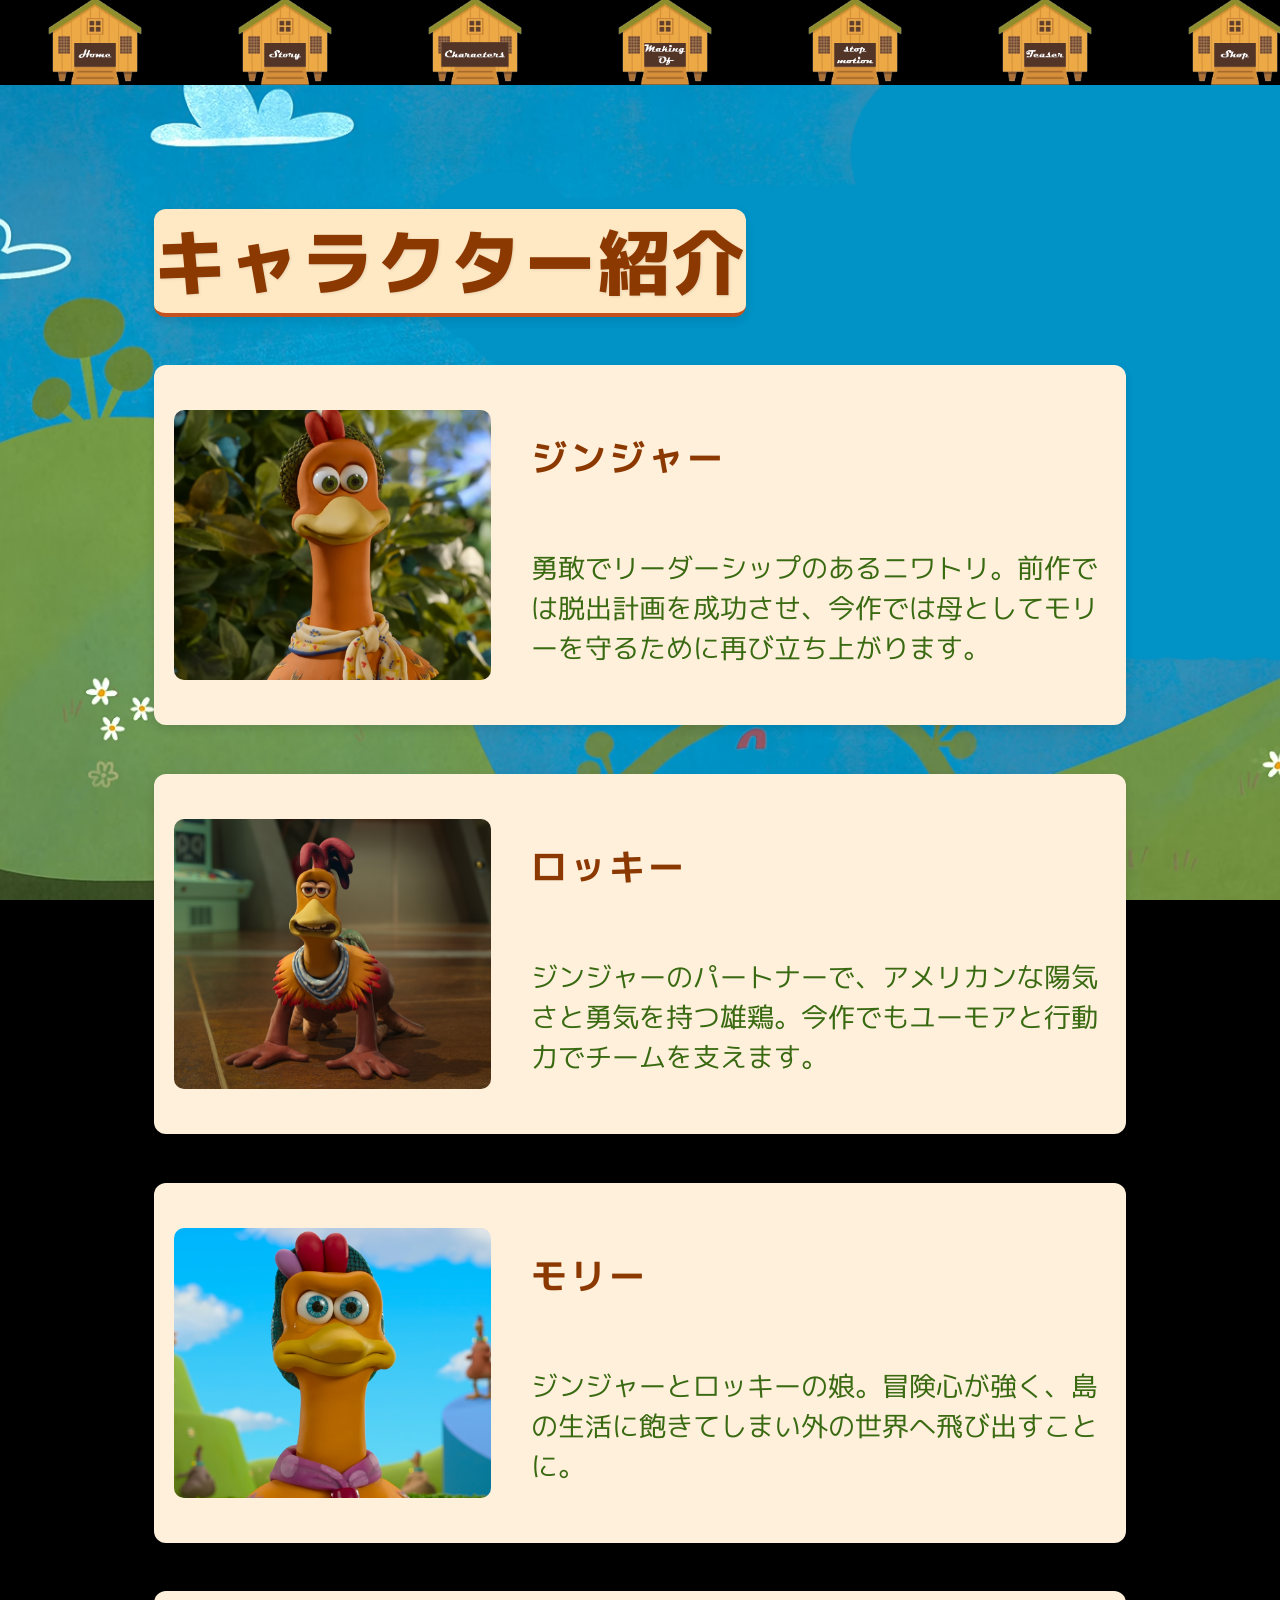
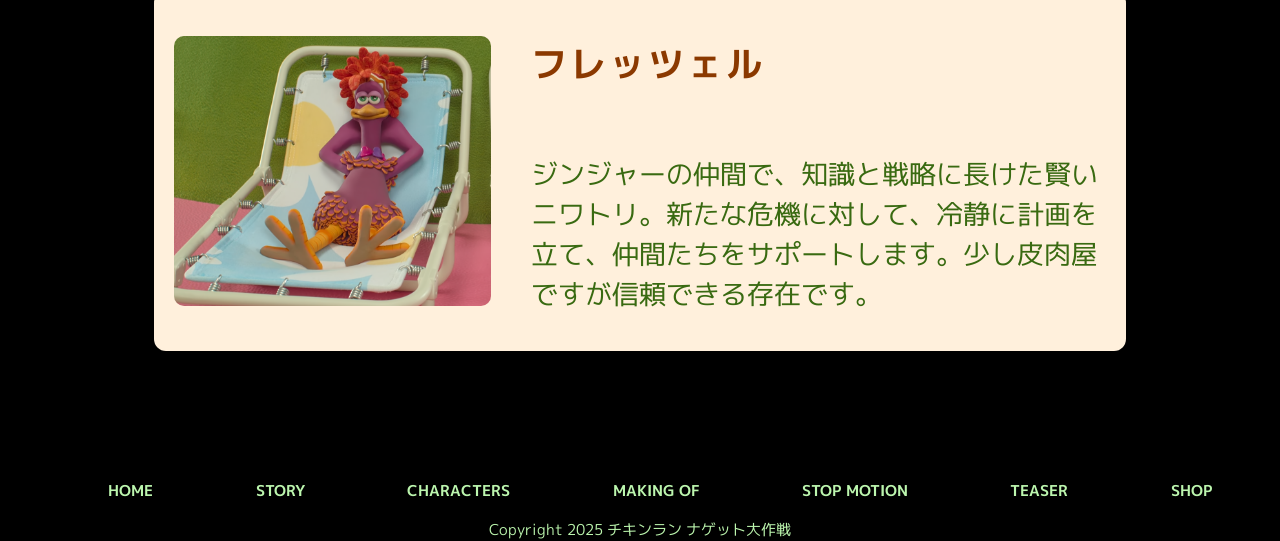
<file: Characters.html>
<!DOCTYPE html>
<html lang="ja">

<head>
    <meta charset="utf-8">
    <meta name="description" content="チキンラン ナゲット大作戦">
    <meta name="keywords" content="チキンラン ドーン・オブ・ザ・ナゲット,チキンラン ナゲット大作戦,映画,ロードショウ">
    <title>チキンラン ドーン・オブ・ザ・ナゲット</title>
    <link rel="stylesheet" href="css/normalize.css">
    <link rel="stylesheet" href="css/style.css">
</head>

<body class="character-page">

    <!-- ヘッダー -->
  <header class="header">
        <div class="header-wrapper">
            <div class="header-logo">
                <h1><a href="index.html"><img src="images/logoduFilm.png" alt="チキンラン ナゲット大作戦のロゴ"></a></h1>
            </div>
            <!-- メインナビゲーション -->
            <nav class="navigation-main">
                <ul>
                    <li><a href="index.html"><img src="images/MenuAccueil.png" alt="鶏小屋のメニューのホームページ"></a></li>
                    <li><a href="story.html"><img src="images/StoryBoutonA.png" alt="鶏小屋のメニューのストーリー"></a></li>
                     <li><a href="Characters.html"><img src="images/MenuCharacters.png" alt="鶏小屋のメニューのキャラクタ"></a></li>
                    <li><a href="theMakingOf.html"><img src="images/MakingOf.png" alt="鶏小屋のメニューのメーキングオフ"></a></li>
                    <li><a href="stop-motion.html"><img src="images/stopmotionbouton.png" alt="鶏小屋のメニューのモーションキャプチャ"></a></li>
                    <li><a href="teaser.html"><img src="images/Teaser.png" alt="鶏小屋のメニューのティーザー"></a></li>
                    <li><a href="shop.html"><img src="images/Menushop.png" alt="鶏小屋のメニューのショップ"></a></li>
                    

                </ul>
            </nav>
        </div>
    </header>
<main class="character-main">
        <h2>キャラクター紹介</h2>

        <section class="character-profile">
            <img src="images/Ginger.png" alt="ジンジャー">
            <div class="character-info">
                <h3>ジンジャー</h3>
                <p>勇敢でリーダーシップのあるニワトリ。前作では脱出計画を成功させ、今作では母としてモリーを守るために再び立ち上がります。</p>
            </div>
        </section>

        <section class="character-profile">
            <img src="images/Rocky.png" alt="ロッキー">
            <div class="character-info">
                <h3>ロッキー</h3>
                <p>ジンジャーのパートナーで、アメリカンな陽気さと勇気を持つ雄鶏。今作でもユーモアと行動力でチームを支えます。</p>
            </div>
        </section>

        <section class="character-profile">
            <img src="images/Molly2.png" alt="モリー">
            <div class="character-info">
                <h3>モリー</h3>
                <p>ジンジャーとロッキーの娘。冒険心が強く、島の生活に飽きてしまい外の世界へ飛び出すことに。</p>
            </div>
        </section>

       <section class="character-profile">
            <img src="images/Jezzel2.png" alt="フレッツェル">
            <div class="character-info">
                <h3>フレッツェル</h3>
                <p>ジンジャーの仲間で、知識と戦略に長けた賢いニワトリ。新たな危機に対して、冷静に計画を立て、仲間たちをサポートします。少し皮肉屋ですが信頼できる存在です。</p>
            </div>
        </section>
    </main>

        <!-- フッター -->
    <footer class="footer">
        <nav class="footer-navigation">
            <ul>
                <li><a href="index.html">HOME</a></li>
                <li><a href="story.html">STORY</a></li>
                <li><a href="Characters.html">CHARACTERS</a></li>
                <li><a href="theMakingOf.html">MAKING OF</a></li>
                <li><a href="stop-motion.html">STOP MOTION</a></li>
                <li><a href="teaser.html">TEASER</a></li>
                <li><a href="shop.html">SHOP</a></li>
                
            </ul>
        </nav>
        <div>
            <small class="footer-copyright"> Copyright 2025 チキンラン ナゲット大作戦</small>
        </div>
    </footer>


</body>

</html>
</file>
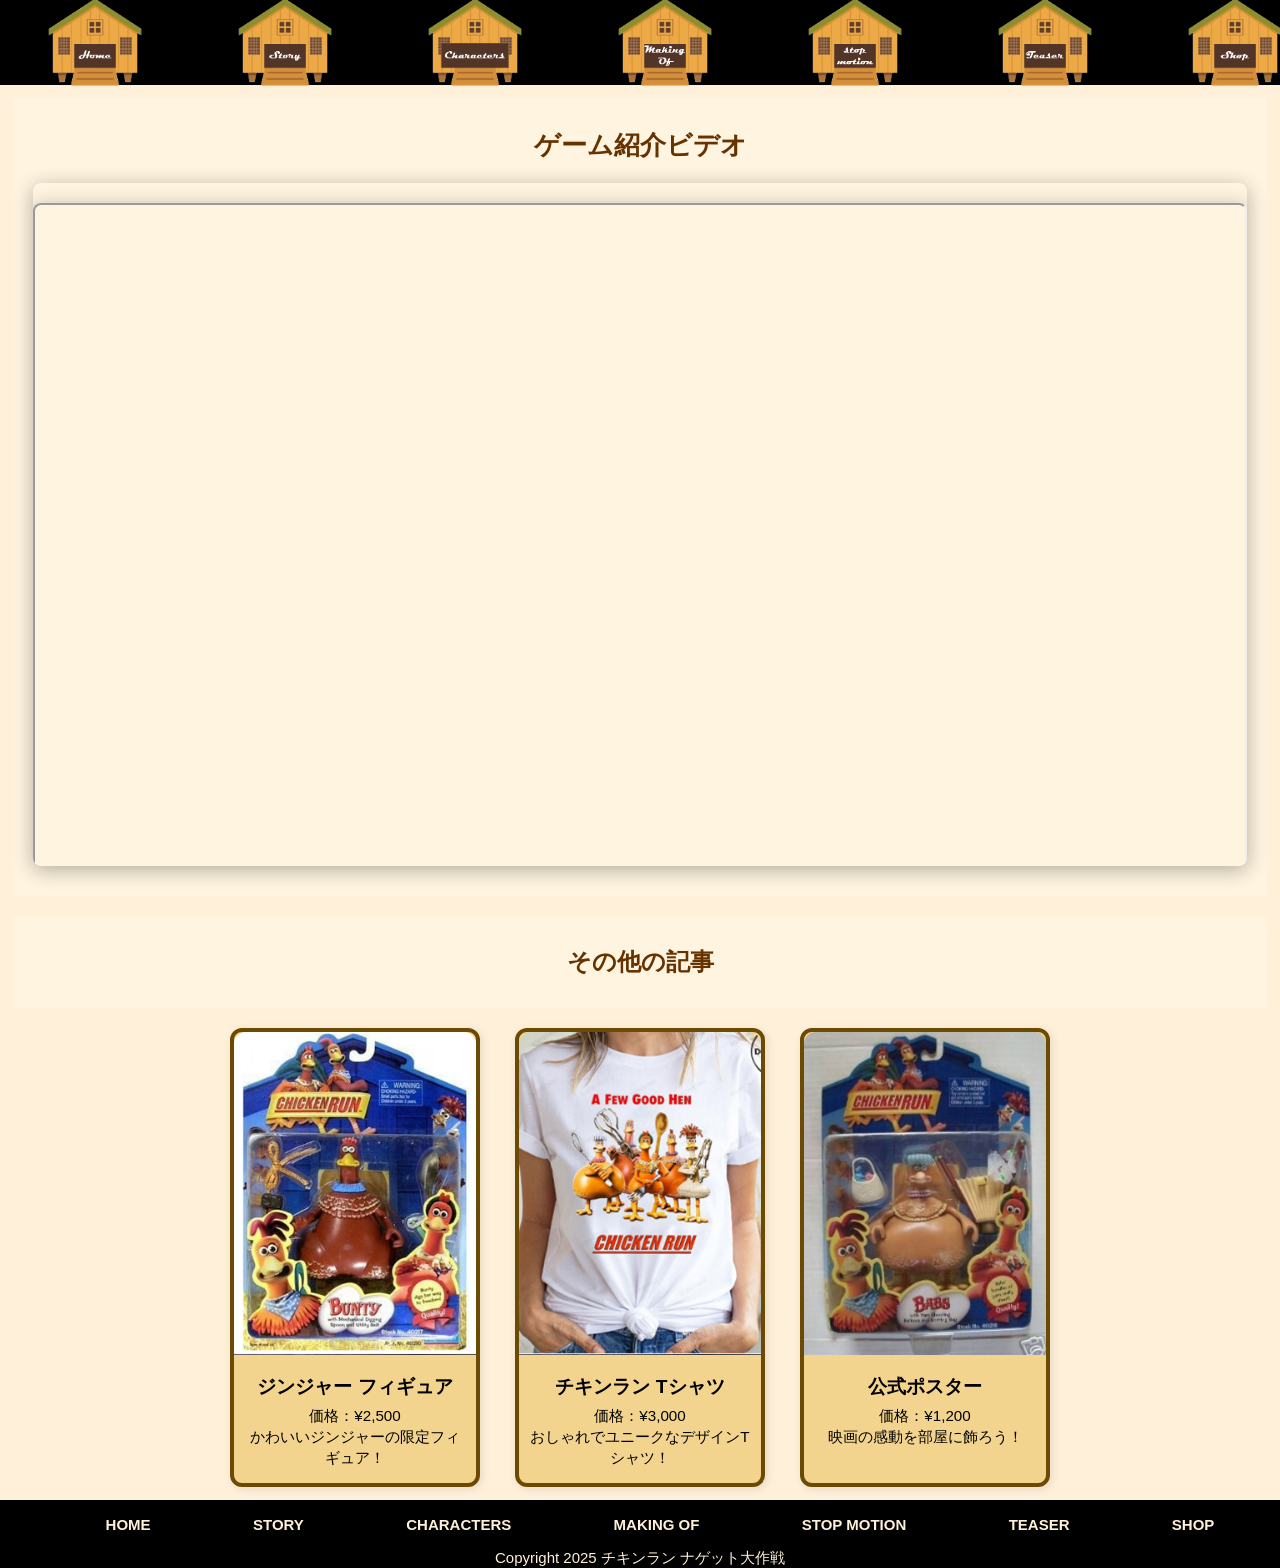
<file: shop.html>
<!DOCTYPE html>
<html lang="ja">

<head>
    <meta charset="utf-8">
    <meta name="description" content="チキンラン ナゲット大作戦">
    <meta name="keywords" content="チキンラン ドーン・オブ・ザ・ナゲット,チキンラン ナゲット大作戦,映画,ロードショウ">
    <title>チキンラン ドーン・オブ・ザ・ナゲット</title>
    <link rel="stylesheet" href="css/normalize.css">
    <link rel="stylesheet" href="css/style.css">
</head>

<body class = shop-body>
  <header class="header">
        <div class="header-wrapper">
            <div class="header-logo">
                <h1><a href="index.html"><img src="images/logoduFilm.png" alt="チキンラン ナゲット大作戦のロゴ"></a></h1>
            </div>
            <!-- メインナビゲーション -->
            <nav class="navigation-main">
                <ul>
                    <li><a href="index.html"><img src="images/MenuAccueil.png" alt="鶏小屋のメニューのホームページ"></a></li>
                    <li><a href="story.html"><img src="images/StoryBoutonA.png" alt="鶏小屋のメニューのストーリー"></a></li>
                     <li><a href="Characters.html"><img src="images/MenuCharacters.png" alt="鶏小屋のメニューのキャラクタ"></a></li>
                    <li><a href="theMakingOf.html"><img src="images/MakingOf.png" alt="鶏小屋のメニューのメーキングオフ"></a></li>
                    <li><a href="stop-motion.html"><img src="images/stopmotionbouton.png" alt="鶏小屋のメニューのモーションキャプチャ"></a></li>
                    <li><a href="teaser.html"><img src="images/Teaser.png" alt="鶏小屋のメニューのティーザー"></a></li>
                    <li><a href="shop.html"><img src="images/Menushop.png" alt="鶏小屋のメニューのショップ"></a></li>
                    

                </ul>
            </nav>
        </div>
    </header>

<main class = shop-main>
     <section class="shop-video-section">
        <h2>ゲーム紹介ビデオ</h2>
        <div class="video-container">
<iframe src="https://www.youtube.com/embed/jgP8GAeL0h0"
        title="Chicken Run ゲーム紹介"
        allowfullscreen>
</iframe>
        </div>
    </section>
    <h2 class="shop-video-section h2" style="color:#663300">その他の記事</h2>
    <section class="shop-product-list">
        <div class="shop-product">
            <img src="images/figurinePoule.png" alt="ジンジャー フィギュア">
            <h3>ジンジャー フィギュア</h3>
            <p>価格：¥2,500<br>かわいいジンジャーの限定フィギュア！</p>
        </div>
        <div class="shop-product">
            <img src="images/Tshirt.png" alt="チキンラン Tシャツ">
            <h3>チキンラン Tシャツ</h3>
            <p>価格：¥3,000<br>おしゃれでユニークなデザインTシャツ！</p>
        </div>
        <div class="shop-product">
            <img src="images/figurineBabette.jpg" alt="映画ポスター">
            <h3>公式ポスター</h3>
            <p>価格：¥1,200<br>映画の感動を部屋に飾ろう！</p>
        </div>
    </section>
</main>

    <footer class="footer">
        <nav class="footer-navigation">
            <ul>
                <li><a href="index.html" style="color: #fff0d9;">HOME</a></li>
                <li><a href="story.html" style="color: #fff0d9;">STORY</a></li>
                <li><a href="Characters.html" style="color: #fff0d9;">CHARACTERS</a></li>
                <li><a href="theMakingOf.html" style="color: #fff0d9;">MAKING OF</a></li>
                <li><a href="stop-motion.html" style="color: #fff0d9;">STOP MOTION</a></li>
                <li><a href="teaser.html" style="color: #fff0d9;">TEASER</a></li>
                <li><a href="shop.html" style="color: #fff0d9;">SHOP</a></li>
                
            </ul>
        </nav>
        <div>
            <small class="footer-copyright" style="color: #fff0d9;"> Copyright 2025 チキンラン ナゲット大作戦</small>
        </div>
    </footer>

</body>
</html>
</file>
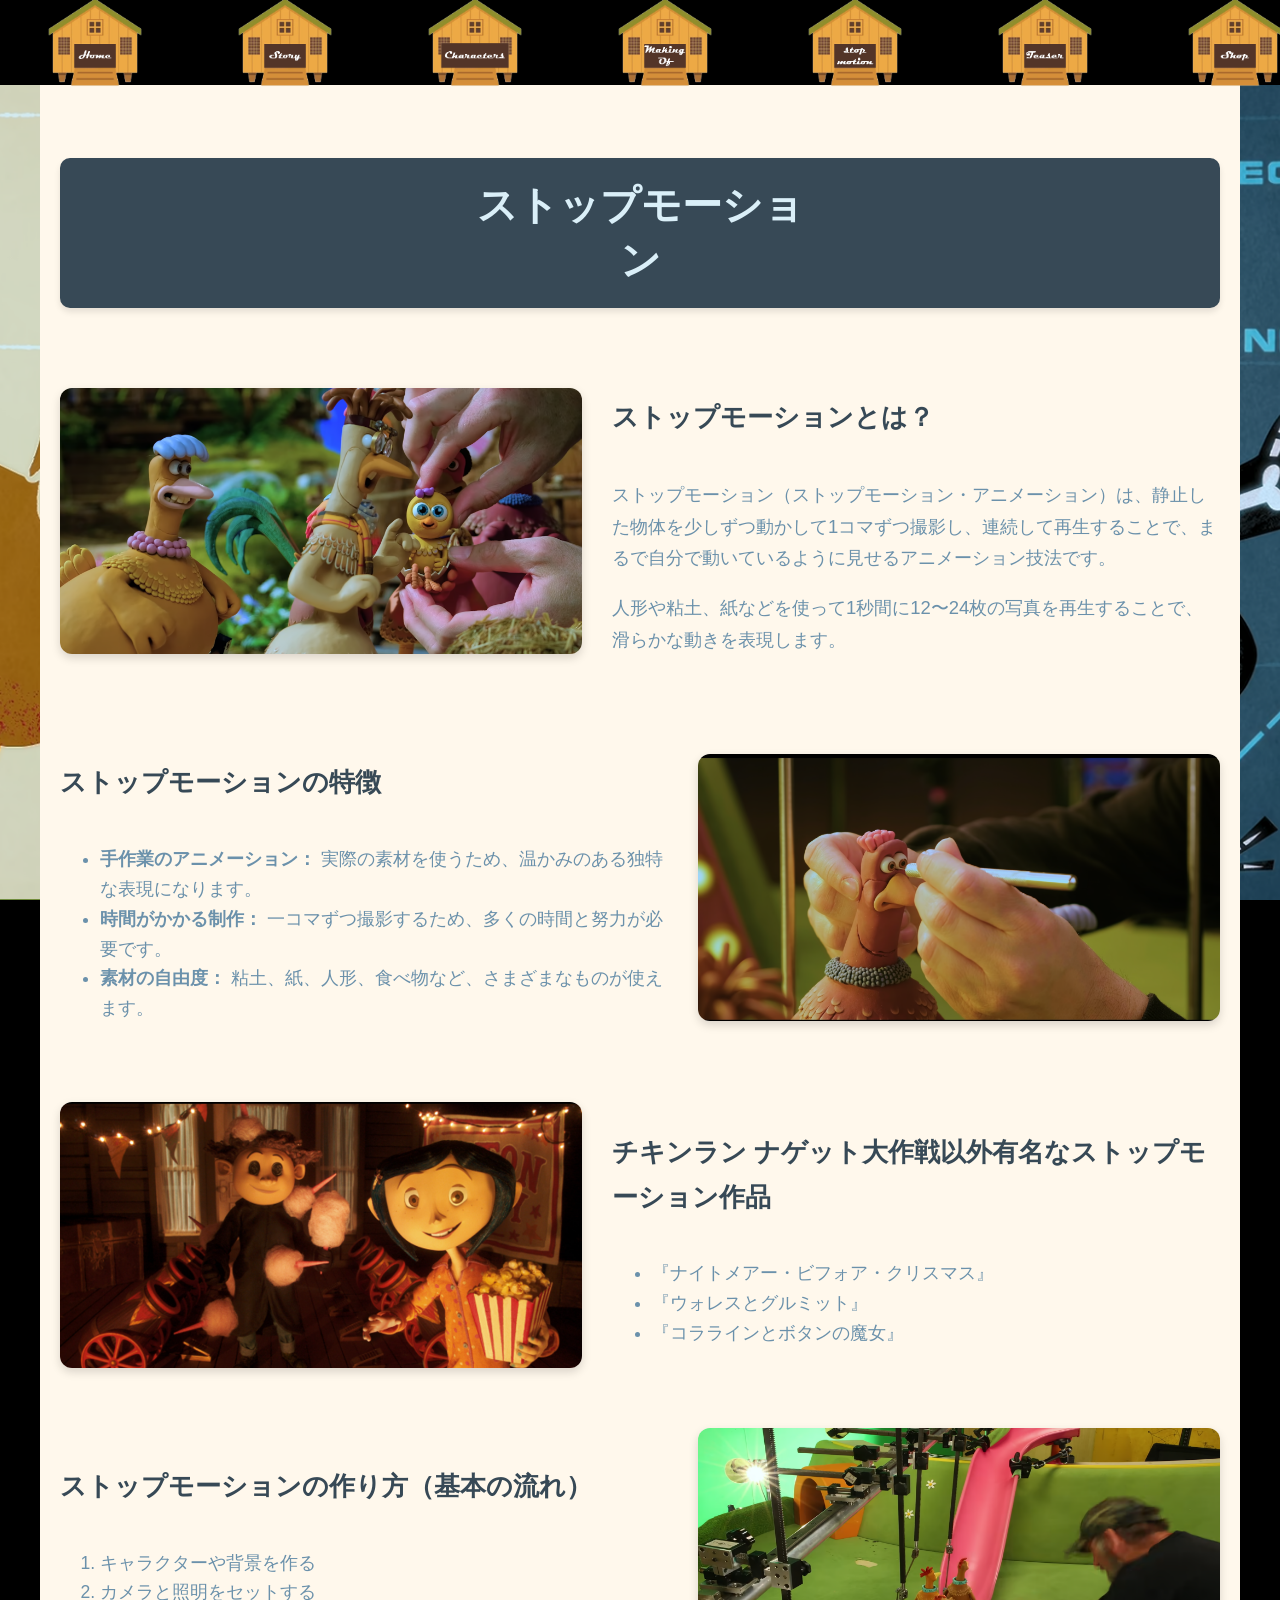
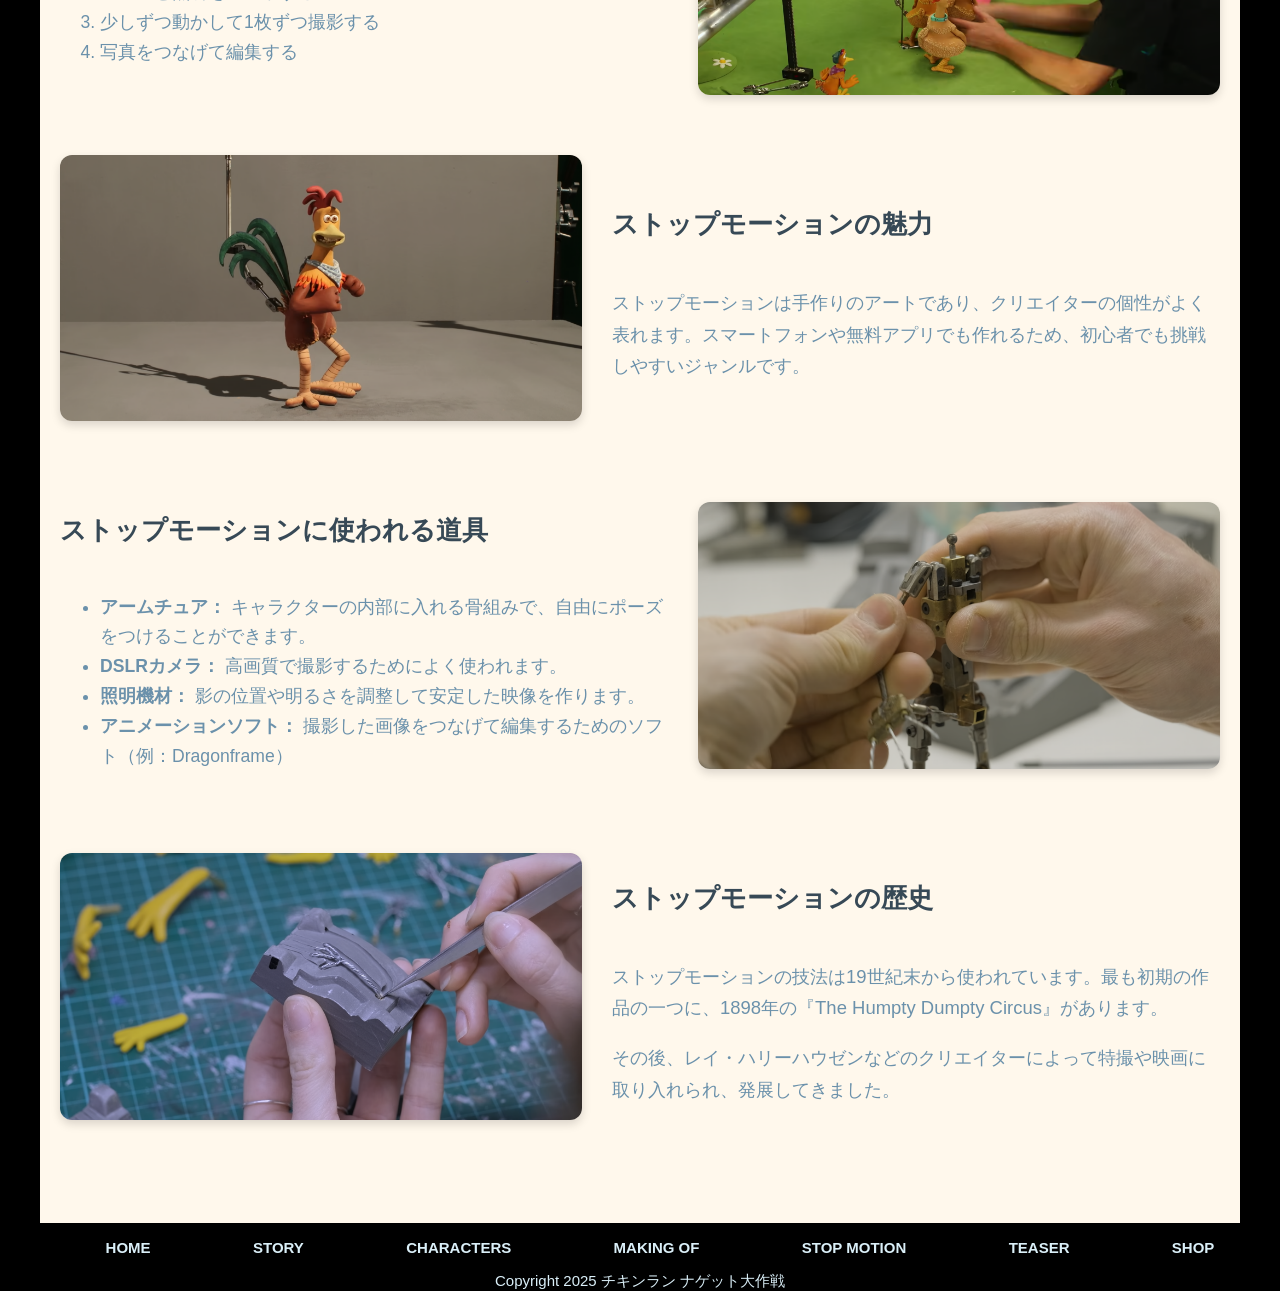
<file: stop-motion.html>
<!DOCTYPE html>
<html lang="ja">

<head>
    <meta charset="utf-8">
    <meta name="description" content="チキンラン ナゲット大作戦">
    <meta name="keywords" content="チキンラン ドーン・オブ・ザ・ナゲット,チキンラン ナゲット大作戦,映画,ロードショウ">
    <title>チキンラン ドーン・オブ・ザ・ナゲット</title>
    <link rel="stylesheet" href="css/normalize.css">
    <link rel="stylesheet" href="css/style.css">
</head>

<body class="stopmotion-page">

    <!-- ヘッダー -->
<header class="header">
        <div class="header-wrapper">
            <div class="header-logo">
                <h1><a href="index.html"><img src="images/logoduFilm.png" alt="チキンラン ナゲット大作戦のロゴ"></a></h1>
            </div>
            <!-- メインナビゲーション -->
            <nav class="navigation-main">
                <ul>
                    <li><a href="index.html"><img src="images/MenuAccueil.png" alt="鶏小屋のメニューのホームページ"></a></li>
                    <li><a href="story.html"><img src="images/StoryBoutonA.png" alt="鶏小屋のメニューのストーリー"></a></li>
                     <li><a href="Characters.html"><img src="images/MenuCharacters.png" alt="鶏小屋のメニューのキャラクタ"></a></li>
                    <li><a href="theMakingOf.html"><img src="images/MakingOf.png" alt="鶏小屋のメニューのメーキングオフ"></a></li>
                    <li><a href="stop-motion.html"><img src="images/stopmotionbouton.png" alt="鶏小屋のメニューのモーションキャプチャ"></a></li>
                    <li><a href="teaser.html"><img src="images/Teaser.png" alt="鶏小屋のメニューのティーザー"></a></li>
                    <li><a href="shop.html"><img src="images/Menushop.png" alt="鶏小屋のメニューのショップ"></a></li>
                    

                </ul>
            </nav>
        </div>
    </header>

  <main class="stopmotion-main">
    <h2>ストップモーション</h2>
       <section class="stopmotion-section">
        <img src="images/Makingof14.png" alt="キャラクターデザイン風景">
          <div class="stopmotion-text">
            <h3>ストップモーションとは？</h3>
            <p>ストップモーション（ストップモーション・アニメーション）は、静止した物体を少しずつ動かして1コマずつ撮影し、連続して再生することで、まるで自分で動いているように見せるアニメーション技法です。</p>
            <p>人形や粘土、紙などを使って1秒間に12〜24枚の写真を再生することで、滑らかな動きを表現します。</p>
         </div>
       </section>

    <section class="stopmotion-section reverse">
    <img src="images/stopMotion17.png" alt="アフレコ収録風景">
    <div class="stopmotion-text">
      <h3>ストップモーションの特徴</h3>
      <ul>
        <li><strong>手作業のアニメーション：</strong> 実際の素材を使うため、温かみのある独特な表現になります。</li>
        <li><strong>時間がかかる制作：</strong> 一コマずつ撮影するため、多くの時間と努力が必要です。</li>
        <li><strong>素材の自由度：</strong> 粘土、紙、人形、食べ物など、さまざまなものが使えます。</li>
      </ul>
      </div>
    </section>

    <section class="stopmotion-section">
    <img src="images/Coraline.png" alt="キャラクターデザイン風景">
    <div class="stopmotion-text">
      <h3>チキンラン ナゲット大作戦以外有名なストップモーション作品</h3>
      <ul>
        <li>『ナイトメアー・ビフォア・クリスマス』</li>
        <li>『ウォレスとグルミット』</li>
        <li>『コララインとボタンの魔女』</li>
      </ul>
      </div>
    </section>

    <section class="stopmotion-section reverse">
    <img src="images/stopMotion8.png" alt="アフレコ収録風景">
    <div class="stopmotion-text">
      <h3>ストップモーションの作り方（基本の流れ）</h3>
      <ol>
        <li>キャラクターや背景を作る</li>
        <li>カメラと照明をセットする</li>
        <li>少しずつ動かして1枚ずつ撮影する</li>
        <li>写真をつなげて編集する</li>
      </ol>
    </div>
    </section>

    <section class="stopmotion-section">
    <img src="images/stopMotion7.png" alt="キャラクターデザイン風景">
    <div class="stopmotion-text">
      <h3>ストップモーションの魅力</h3>
      <p>ストップモーションは手作りのアートであり、クリエイターの個性がよく表れます。スマートフォンや無料アプリでも作れるため、初心者でも挑戦しやすいジャンルです。</p>
    </div>
    </section>

    <section class="stopmotion-section reverse">
  <img src="images/stopMotion24.png" alt="ストップモーションの撮影道具">
  <div class="stopmotion-text">
    <h3>ストップモーションに使われる道具</h3>
    <ul>
      <li><strong>アームチュア：</strong> キャラクターの内部に入れる骨組みで、自由にポーズをつけることができます。</li>
      <li><strong>DSLRカメラ：</strong> 高画質で撮影するためによく使われます。</li>
      <li><strong>照明機材：</strong> 影の位置や明るさを調整して安定した映像を作ります。</li>
      <li><strong>アニメーションソフト：</strong> 撮影した画像をつなげて編集するためのソフト（例：Dragonframe）</li>
    </ul>
  </div>
</section>


   <section class="stopmotion-section">
    <img src="images/stopMotion25.png" alt="キャラクターデザイン風景">
    <div class="stopmotion-text">
    <h3>ストップモーションの歴史</h3>
    <p>ストップモーションの技法は19世紀末から使われています。最も初期の作品の一つに、1898年の『The Humpty Dumpty Circus』があります。</p>
    <p>その後、レイ・ハリーハウゼンなどのクリエイターによって特撮や映画に取り入れられ、発展してきました。</p>
  </div>
    </section>

  </main>
    <footer class="footer">
        <nav class="footer-navigation">
            <ul>
                <li><a href="index.html" style = "color: #daeff8;">HOME</a></li>
                <li><a href="story.html" style = "color: #daeff8;">STORY</a></li>
                <li><a href="Characters.html" style = "color: #daeff8;">CHARACTERS</a></li>
                <li><a href="theMakingOf.html" style = "color: #daeff8;">MAKING OF</a></li>
                <li><a href="stop-motion.html" style = "color: #daeff8;">STOP MOTION</a></li>
                <li><a href="teaser.html" style = "color: #daeff8;">TEASER</a></li>
                <li><a href="shop.html" style = "color: #daeff8;">SHOP</a></li>
                
            </ul>
        </nav>
        <div>
            <small class="footer-copyright" style = "color: #daeff8;"> Copyright 2025 チキンラン ナゲット大作戦</small>
        </div>
    </footer>


</body>

</html>
</file>
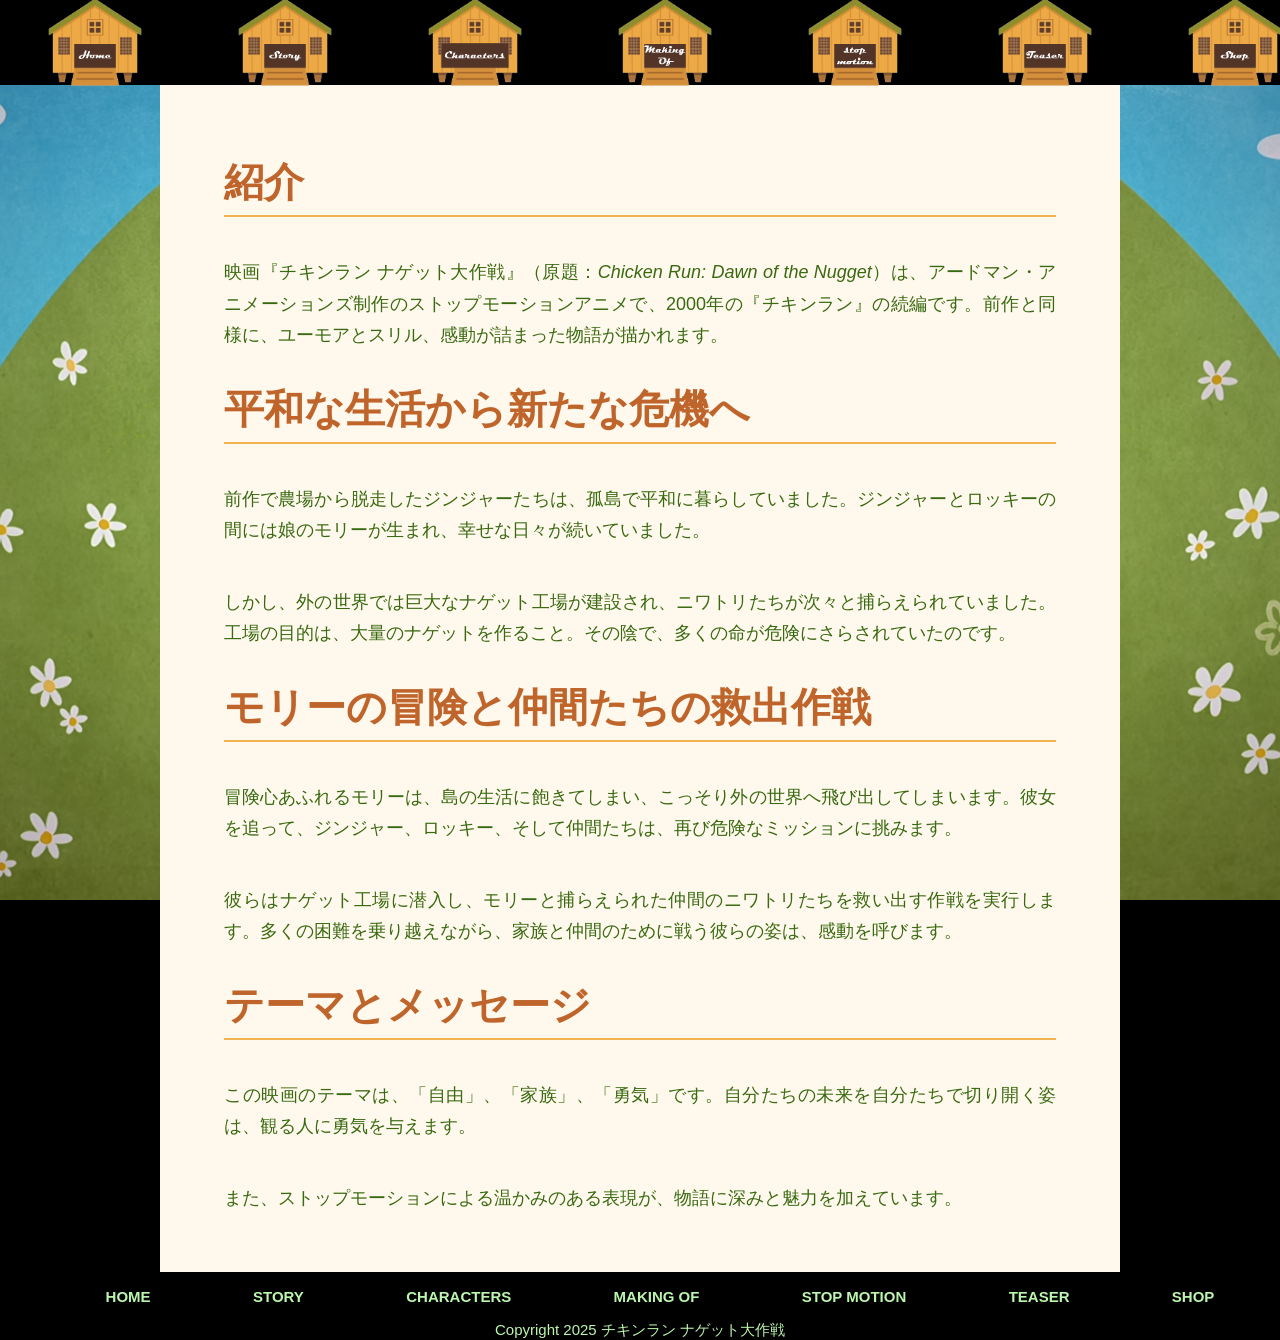
<file: story.html>
<!DOCTYPE html>
<html lang="ja">

<head>
    <meta charset="utf-8">
    <meta name="description" content="チキンラン ナゲット大作戦">
    <meta name="keywords" content="チキンラン ドーン・オブ・ザ・ナゲット,チキンラン ナゲット大作戦,映画,ロードショウ">
    <title>チキンラン ドーン・オブ・ザ・ナゲット</title>
    <link rel="stylesheet" href="css/normalize.css">
    <link rel="stylesheet" href="css/style.css">
</head>

<body class="story-page">

    <!-- ヘッダー -->
  <header class="header">
        <div class="header-wrapper">
            <div class="header-logo">
                <h1><a href="index.html"><img src="images/logoduFilm.png" alt="チキンラン ナゲット大作戦のロゴ"></a></h1>
            </div>
            <!-- メインナビゲーション -->
            <nav class="navigation-main">
                <ul>
                    <li><a href="index.html"><img src="images/MenuAccueil.png" alt="鶏小屋のメニューのホームページ"></a></li>
                    <li><a href="story.html"><img src="images/StoryBoutonA.png" alt="鶏小屋のメニューのストーリー"></a></li>
                     <li><a href="Characters.html"><img src="images/MenuCharacters.png" alt="鶏小屋のメニューのキャラクタ"></a></li>
                    <li><a href="theMakingOf.html"><img src="images/MakingOf.png" alt="鶏小屋のメニューのメーキングオフ"></a></li>
                    <li><a href="stop-motion.html"><img src="images/stopmotionbouton.png" alt="鶏小屋のメニューのモーションキャプチャ"></a></li>
                    <li><a href="teaser.html"><img src="images/Teaser.png" alt="鶏小屋のメニューのティーザー"></a></li>
                    <li><a href="shop.html"><img src="images/Menushop.png" alt="鶏小屋のメニューのショップ"></a></li>
                    

                </ul>
            </nav>
        </div>
    </header>


        <main class="content-wrapper">
        <!-- メインコンテンツ -->
            <div class="content-text-story">
                <section>
                <h2>紹介</h2>
      <p>映画『チキンラン ナゲット大作戦』（原題：<em>Chicken Run: Dawn of the Nugget</em>）は、アードマン・アニメーションズ制作のストップモーションアニメで、2000年の『チキンラン』の続編です。前作と同様に、ユーモアとスリル、感動が詰まった物語が描かれます。</p>
            
    </section>
      <section>
      <h2>平和な生活から新たな危機へ</h2>
      <p>前作で農場から脱走したジンジャーたちは、孤島で平和に暮らしていました。ジンジャーとロッキーの間には娘のモリーが生まれ、幸せな日々が続いていました。</p>
      <p>しかし、外の世界では巨大なナゲット工場が建設され、ニワトリたちが次々と捕らえられていました。工場の目的は、大量のナゲットを作ること。その陰で、多くの命が危険にさらされていたのです。</p>
    </section>

    <section>
      <h2>モリーの冒険と仲間たちの救出作戦</h2>
      <p>冒険心あふれるモリーは、島の生活に飽きてしまい、こっそり外の世界へ飛び出してしまいます。彼女を追って、ジンジャー、ロッキー、そして仲間たちは、再び危険なミッションに挑みます。</p>
      <p>彼らはナゲット工場に潜入し、モリーと捕らえられた仲間のニワトリたちを救い出す作戦を実行します。多くの困難を乗り越えながら、家族と仲間のために戦う彼らの姿は、感動を呼びます。</p>
    </section>

    <section>
      <h2>テーマとメッセージ</h2>
      <p>この映画のテーマは、「自由」、「家族」、「勇気」です。自分たちの未来を自分たちで切り開く姿は、観る人に勇気を与えます。</p>
      <p>また、ストップモーションによる温かみのある表現が、物語に深みと魅力を加えています。</p>
    </section>
            </div>
        </main>

        <!-- フッター -->
    <footer class="footer">
        <nav class="footer-navigation">
            <ul>
                <li><a href="index.html">HOME</a></li>
                <li><a href="story.html">STORY</a></li>
                <li><a href="Characters.html">CHARACTERS</a></li>
                <li><a href="theMakingOf.html">MAKING OF</a></li>
                <li><a href="stop-motion.html">STOP MOTION</a></li>
                <li><a href="teaser.html">TEASER</a></li>
                <li><a href="shop.html">SHOP</a></li>
                
            </ul>
        </nav>
        <div>
            <small class="footer-copyright"> Copyright 2025 チキンラン ナゲット大作戦</small>
        </div>
    </footer>


</body>

</html>
</file>
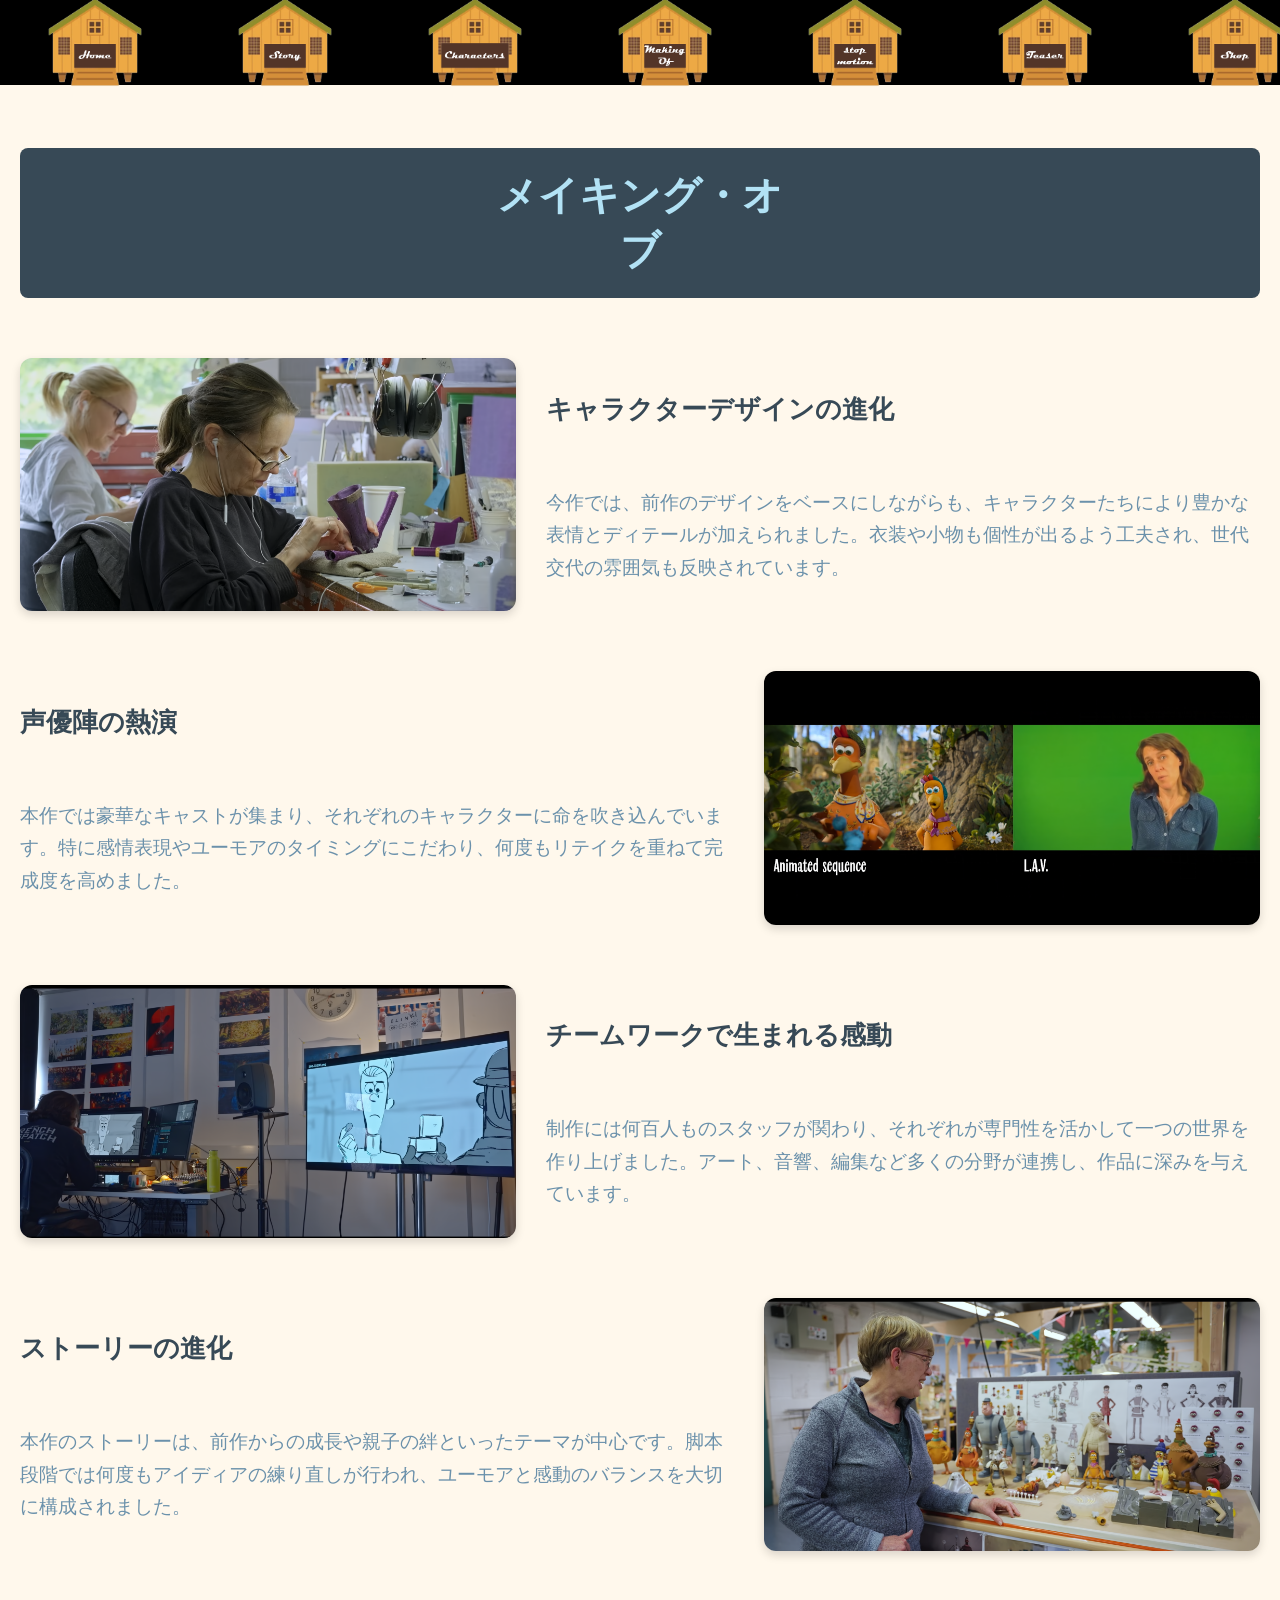
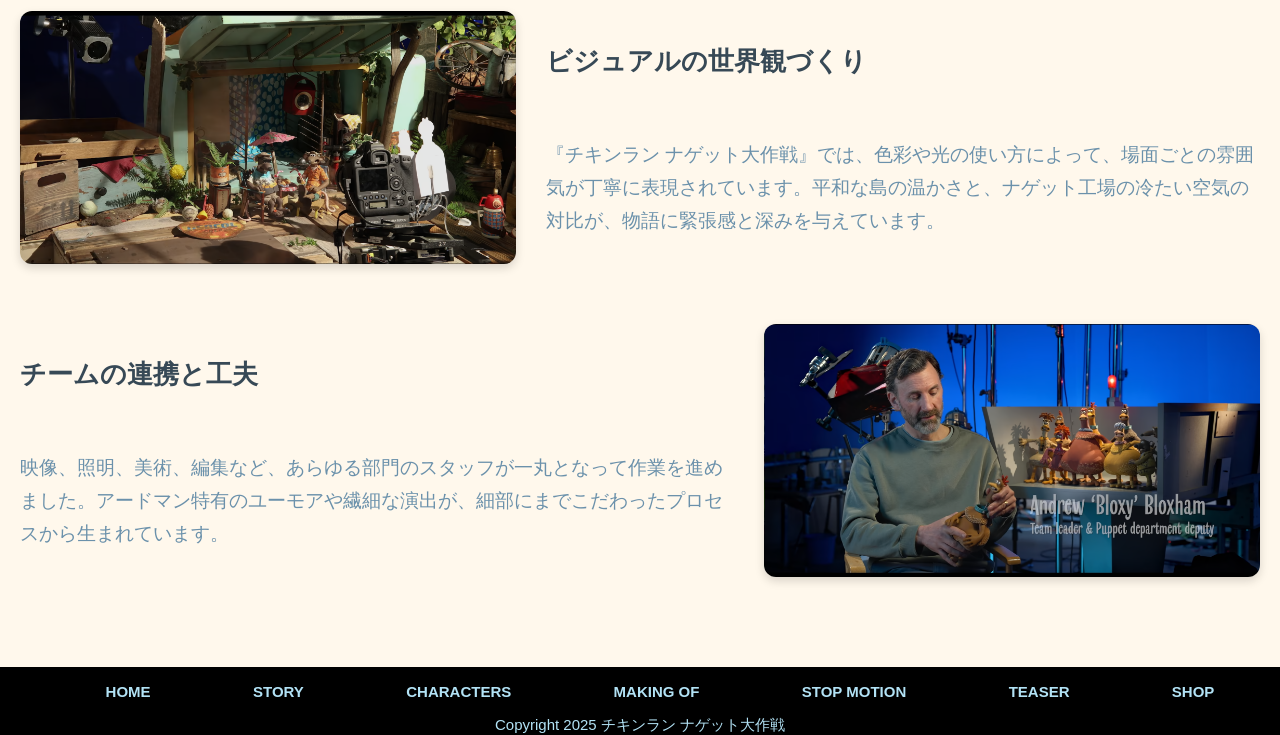
<file: theMakingOf.html>
<!DOCTYPE html>
<html lang="ja">

<head>
    <meta charset="utf-8">
    <meta name="description" content="チキンラン ナゲット大作戦">
    <meta name="keywords" content="チキンラン ドーン・オブ・ザ・ナゲット,チキンラン ナゲット大作戦,映画,ロードショウ">
    <title>チキンラン ドーン・オブ・ザ・ナゲット</title>
    <link rel="stylesheet" href="css/normalize.css">
    <link rel="stylesheet" href="css/style.css">
</head>

<body class="makingof-page">

    <!-- ヘッダー -->
   <header class="header">
        <div class="header-wrapper">
            <div class="header-logo">
                <h1><a href="index.html"><img src="images/logoduFilm.png" alt="チキンラン ナゲット大作戦のロゴ"></a></h1>
            </div>
            <!-- メインナビゲーション -->
            <nav class="navigation-main">
                <ul>
                    <li><a href="index.html"><img src="images/MenuAccueil.png" alt="鶏小屋のメニューのホームページ"></a></li>
                    <li><a href="story.html"><img src="images/StoryBoutonA.png" alt="鶏小屋のメニューのストーリー"></a></li>
                     <li><a href="Characters.html"><img src="images/MenuCharacters.png" alt="鶏小屋のメニューのキャラクタ"></a></li>
                    <li><a href="theMakingOf.html"><img src="images/MakingOf.png" alt="鶏小屋のメニューのメーキングオフ"></a></li>
                    <li><a href="stop-motion.html"><img src="images/stopmotionbouton.png" alt="鶏小屋のメニューのモーションキャプチャ"></a></li>
                    <li><a href="teaser.html"><img src="images/Teaser.png" alt="鶏小屋のメニューのティーザー"></a></li>
                    <li><a href="shop.html"><img src="images/Menushop.png" alt="鶏小屋のメニューのショップ"></a></li>
                    

                </ul>
            </nav>
        </div>
    </header>

<main class="makingof-main">
  <h2>メイキング・オブ</h2>

  <section class="makingof-section">
    <img src="images/Makingof18.png" alt="キャラクターデザイン風景">
    <div class="makingof-text">
      <h3>キャラクターデザインの進化</h3>
      <p>今作では、前作のデザインをベースにしながらも、キャラクターたちにより豊かな表情とディテールが加えられました。衣装や小物も個性が出るよう工夫され、世代交代の雰囲気も反映されています。</p>
    </div>
  </section>

  <section class="makingof-section reverse">
    <img src="images/stopMotion15.png" alt="アフレコ収録風景">
    <div class="makingof-text">
      <h3>声優陣の熱演</h3>
      <p>本作では豪華なキャストが集まり、それぞれのキャラクターに命を吹き込んでいます。特に感情表現やユーモアのタイミングにこだわり、何度もリテイクを重ねて完成度を高めました。</p>
    </div>
  </section>

  <section class="makingof-section">
    <img src="images/stopMotion16.png" alt="制作チームの集合写真">
    <div class="makingof-text">
      <h3>チームワークで生まれる感動</h3>
      <p>制作には何百人ものスタッフが関わり、それぞれが専門性を活かして一つの世界を作り上げました。アート、音響、編集など多くの分野が連携し、作品に深みを与えています。</p>
    </div>
  </section>
  <section class="makingof-section reverse">
    <img src="images/Makingof16.png" alt="脚本や絵コンテの資料">
    <div class="makingof-text">
      <h3>ストーリーの進化</h3>
      <p>本作のストーリーは、前作からの成長や親子の絆といったテーマが中心です。脚本段階では何度もアイディアの練り直しが行われ、ユーモアと感動のバランスを大切に構成されました。</p>
    </div>
  </section>
  <section class="makingof-section">
    <img src="images/Makingof3.png" alt="アートワークと色設計">
    <div class="makingof-text">
      <h3>ビジュアルの世界観づくり</h3>
      <p>『チキンラン ナゲット大作戦』では、色彩や光の使い方によって、場面ごとの雰囲気が丁寧に表現されています。平和な島の温かさと、ナゲット工場の冷たい空気の対比が、物語に緊張感と深みを与えています。</p>
    </div>
  </section>
    <section class="makingof-section reverse">
    <img src="images/stopMotion26.png" alt="制作チームが作業中の様子">
    <div class="makingof-text">
      <h3>チームの連携と工夫</h3>
      <p>映像、照明、美術、編集など、あらゆる部門のスタッフが一丸となって作業を進めました。アードマン特有のユーモアや繊細な演出が、細部にまでこだわったプロセスから生まれています。</p>
    </div>
  </section>
</main>

    <footer class="footer">
        <nav class="footer-navigation">
            <ul>
                <li><a href="index.html" style = "color: #b2e2f5;">HOME</a></li>
                <li><a href="story.html" style = "color: #b2e2f5;">STORY</a></li>
                <li><a href="Characters.html" style = "color: #b2e2f5;">CHARACTERS</a></li>
                <li><a href="theMakingOf.html" style = "color: #b2e2f5;">MAKING OF</a></li>
                <li><a href="stop-motion.html" style = "color: #b2e2f5;">STOP MOTION</a></li>
                <li><a href="teaser.html" style = "color: #b2e2f5;">TEASER</a></li>
                <li><a href="shop.html" style = "color: #b2e2f5;">SHOP</a></li>
                
            </ul>
        </nav>
        <div>
            <small class="footer-copyright" style = "color: #b2e2f5;"> Copyright 2025 チキンラン ナゲット大作戦</small>
        </div>
    </footer>


</body>

</html>
</file>
<file: css/style.css>
@charset "UTF-8";
@import url('https://fonts.googleapis.com/css2?family=M+PLUS+1p:wght@400;700&display=swap');


/* ------- Reset CSS */
 
/********************
共通
************************************************************/
* {
  box-sizing: border-box;
}
body {
  font-family: "游ゴシック体", YuGothic, "游ゴシック Medium", "Yu Gothic Medium",
    "游ゴシック", "Yu Gothic", sans-serif;
    background-position: center center;
    background-repeat: no-repeat;
    background-attachment: fixed;
    background-size: cover;
    background-color: #000000;
    background-image: url(../images/fondPrairie.png);

    
}

/* 共通　ヘッダー・メインナビゲーション */
.header{
  width: 100%;
  background-color: #000;
}
.header-wrapper{
  display: flex;
  justify-content: space-between;
  align-items: center;
  width: 100%;
  min-width: 960px;
  margin: 0 auto;
  height: 85px;
}

.header-logo h1{
  margin-top: 20px;
}
.header-logo img{
  width: 100%;
  height: auto;
}

.navigation-main{
  display: flex;
  gap: 20px;
}
.navigation-main ul{
  display: flex;
  justify-content: space-between;
  list-style-type: none;
  gap: 80px;
}
.navigation-main ul li{
  font-size: 18px;
  font-weight: bold;  
}
.navigation-main ul li a{
  text-decoration: none;
  transition: 0.5s;
  
}
.navigation-main ul li a:hover{
  color: #d1d6c0;
}
.navigation-main img {
  width: 110px;
  height: auto; 
  transition: 0.5s;
}

.navigation-main img:hover{
  opacity: 0.5;
}
/* 共通　フッター */
.footer{
  display: flex;
  flex-direction: column;
  align-items: center;
  justify-content: space-between;
  background-color: #000;
}

.footer-navigation ul{
  display: flex;
  justify-content: center;
}
.footer-navigation ul li{
  margin: 0 4vw;
  font-size: 15px;
  font-weight: bold;
  text-align: center;
}
.footer-navigation ul li a{
  color: #bcf6ae;
  text-decoration: none;
  transition: 0.3s;
}
.footer-navigation ul li a:hover{
  color: #d1d6c0;
}
.footer-copyright{
  color: #bcf6ae;
  text-decoration: none;
  margin: 0 4vw;
  font-size: 15px;
  text-align: center;
}
/********************
index.html
**************************************************/
/* index.html　メインビジュアル */
.main-visual{
  width: 100%;
}
.main-visual img{
  width: 90%;
  display: block;
  margin: 0 auto;
}
 
/* index.html イントロテキスト部分 */
.text-intro{
  width: 78.5%;
  margin: 0 auto;
  padding: 15px;
  background-color: rgba(0, 0, 0, 0.8);
}
.text-intro p{
  color: #d1d6c0;
  font-size: 1.5vw;
  font-weight: bold;
  line-height: 1.75;
}
 
/* index.html バナーエリア */

.feature-area {
  display: grid;
  grid-template-columns: 1fr 1fr 1fr;
  justify-content: center; 
  align-items: stretch;
  margin: 0 auto;
  background-image: url(../images/1920buissons2.png);
  background-repeat: repeat;
  background-position: center bottom; 
  background-size: contain;
}
  

.feature-area-section {
  width: 100%;
}
.feature-area-section h2 {
  margin: 0px;
  font-size: 22px;
  text-align: center;
}
 
.feature-area-section a {
  color: #d97070;
  font-size: 100px; 
  text-decoration:line-through;
  font-style: italic;
  transition: 0.4s;
}
 
.feature-area-section a:hover {
  color: #d1d6c0;
  text-decoration:none;
  font-style:normal;
}

.feature-area-section a img {
  transition: opacity 0.5s;
}
.feature-area-section a:hover img {
  opacity: 0.6;
}
.image-wrapper {
  
  background-size: contain;
  background-repeat: no-repeat;
  background-position: center;
  transition: 0.4s;
  width: 100%;
  aspect-ratio: 16/9; 
}

.image-wrapper.story {
  background-image: url("../images/tetedupouletmauveeffraye2.png");

}

.image-wrapper.story:hover {
  background-image: url("../images/tetedupouletmauvesouriante.png");
  cursor:grab;
}

.image-wrapper.makingOf {
  
  background-image: url("../images/PetiteE.png");
}

.image-wrapper.makingOf:hover {
  
  background-image: url("../images/PetiteS.png");
  cursor:grab;
}

.image-wrapper.stopmotion {
  background-image: url("../images/babetteSurprise.png");
}

.image-wrapper.stopmotion:hover {
  background-image: url("../images/babetteheureuse.png");
  cursor:grab;
}

.image-wrapper.teaser {
background-image: url("../images/LintelloF3.png");
}

.image-wrapper.teaser:hover {
  
  background-image: url("../images/LintelloS3.png");
  cursor:grab;
}


.image-wrapper.shop {
  background-image: url("../images/coqPeureux2.png");
}

.image-wrapper.shop:hover {
  
  background-image: url("../images/coqHeureux2.png");
  cursor:grab;
}

.image-wrapper.derivative_product {
background-image: url("../images/LaChefEffrayee.png");
}

.image-wrapper.derivative_product:hover {
  
  background-image: url("../images/LaChefContente.png");
  cursor:grab;
}
 
/********************
その他のページ
**************************************************/
/* 共通 */
.main-visual-secondpage {
  width: 100%;
  margin-bottom: 40px;
  background-color: rgba(0, 0, 0, 1);
  text-align: center;
}
 

/* STORY page *********************/


.content-wrapper h2 {
  
  font-size: 58px;
  font-weight: bold;
}
 
.content-text-story {
  width: 50%;
}
 
.content-text-story p {
  color: #396a11;
  font-size: 18px;
  margin-top: 40px;
  line-height: 1.75;
  text-align: justify;
}
 
.content-img-story {
  width: 50%;
  margin-top: 140px;
}
 
.content-img-story img {
  width: 100%;
  padding: 40px 10px 20px 40px ;
}



/*/////////////////////*/

body.makingof-page {
  background-image: url(../images/backgroundfun7.png);  
}

.makingof-main {
  max-width: 1300px;
  margin: auto;
  padding: 30px 20px;
  background-color: #fff8ec; 
}
.makingof-main h2 {
  text-align: center;
  font-size: 2.5em;
  color: #b2e2f5;
  margin-bottom: 60px;
  background-color: #374956;
  padding: 20px 37%;
  border-radius: 8px;
  display: inline-block;
}
.makingof-section {
  display: flex;
  align-items: center;
  gap: 30px;
  margin-bottom: 60px;
  flex-wrap: wrap;
}

.makingof-section.reverse {
  flex-direction: row-reverse;
}

.makingof-section img {
  width: 40%;
  border-radius: 12px;
  box-shadow: 0 4px 10px rgba(0,0,0,0.15);
}

.makingof-text {
  flex: 1;
}

.makingof-text h3 {
  font-size: 1.6em;
  color: #374956;
  margin-bottom: 60px;
}


.makingof-text p {
  color: #6b91ab;
  font-size: 1.2em;
  line-height: 1.7;
}
/*//////////////////////////////////////shop/////////////////////////////*/
/* Style global spécifique à la page Shop */
body.shop-body {
    background-color: #fff0d9;
    background-image:none;
}

/* Section principale */
.shop-main {
    padding: 1%;
}

/* Liste de produits */
.shop-product-list {
    display: flex;
    flex-wrap: wrap;
    justify-content: center;
    gap: 35px;
}

/* Carte produit */
.shop-product {
    background-color: #f3d48f;
    border: 4px solid #6b4a04;
    border-radius: 12px;
    width: 250px;
    text-align: center;
    box-shadow: 2px 2px 10px rgba(0, 0, 0, 0.1);
    transition: transform 0.3s ease, box-shadow 0.3s ease;
}

.shop-product:hover {
    transform: scale(1.05);
    box-shadow: 4px 4px 15px rgba(0, 0, 0, 0.2);
}

.shop-product img {
    width: 100%;
    border-radius: 12px 12px 0 0;
}

.shop-product h3 {
    font-size: 1.2em;
    margin: 15px 0 5px;
}

.shop-product p {
    margin: 5px 10px 15px;
    font-size: 0.95em;
    line-height: 1.4em;
}

/* Pied de page */
.shop-video-section {
    text-align: center;
    padding: 30px 20px;
    background-color: #fff4e0;
}

.shop-video-section h2 {
    font-size: 1.6em;
    margin-top: 0px;
    margin-bottom: 20px;
    color: #663300;
    text-align: center;
}

.video-container {
    position: relative; 
    width: 70%;
    margin: 0 auto;
    border-radius: 12px;
    box-shadow: 2px 2px 12px rgba(0,0,0,0.2);
}

.video-container iframe {
    position: absolute;
    top: 0;
    left: 0;
    width: 100%;
    height: 100%;
}

/*/////////Story ma version ////////////////////////*/
/* MAIN VISUAL */
.main-visual-secondpage img {
  width: 100%;
  max-height: 400px;
  object-fit: cover;
}

/* MAIN CONTENT */
.content-wrapper {
  justify-content: space-between;
  width: 960px;
  display: flex;
  flex-wrap: wrap;
  gap: 30px;
  margin: 0 auto;
  padding: 40px 5%;
  background-color: #fff8ec;
}

.content-text-story {
  flex: 2;
  min-width: 300px;
}

.content-text-story h2 {
  color: #bf652b;
  border-bottom: 2px solid #f0b34d;
  padding-bottom: 5px;
  margin-top: 30px;
  font-size: 40px;
  
}

.content-img-story {
  flex: 1;
  min-width: 250px;
  display: flex;
  flex-direction: column;
  gap: 20px;
}

.content-img-story img {
  width: 100%;
  border-radius: 10px;
  box-shadow: 0 4px 8px rgba(0,0,0,0.1);
}

small {
  color: #6b4d2f;
}


body.story-page {
  background-image: url(../images/backgroundbleu3.png);  
}

/*///////Characters///////*/

body.character-page {
  font-family: "M PLUS 1p", sans-serif;
  background-image: url(../images/backg1.png);  
}
.character-main {
  max-width: 90%;
  width: 80%;
  margin: auto;
  padding: 5% 2%;
}
.character-main h2 {

  border-bottom: 4px solid #c4511e;
  background-color: #ffe9c5;
  border-radius: 12px;
  text-align: center;
  font-size: 8vh;
  height: 12vh;
  font-weight: 800;
  color: #8b3900;
  text-shadow: 1px 1px 3px rgba(0,0,0,0.1);
  box-shadow: 0 4px 10px rgba(0,0,0,0.1);
  display: inline-block;
  margin-bottom: 5%;
  letter-spacing: 2px;
}

.character-profile {
 display: flex;
  align-items: center; /* ← ceci centre les éléments verticalement */
  justify-content: flex-start; /* ← ceci aligne à gauche */
  flex-wrap: nowrap; /* ← évite que l'image passe à la ligne */
  margin-bottom: 5%;
  background-color: #fff0dc;
  border-radius: 12px;
  padding: 20px;
  box-shadow: 0 4px 10px rgba(0,0,0,0.1);
  height: 40vh;
}

.character-profile img {
  height: 30vh;
  border-radius: 10px;
  margin-right: 40px; /* ou 2rem, ou 5% max */
  object-fit: cover; 
}

.character-info {

  font-size: 3vh; 
  color: #396a11;
 
}

.character-info h3 {
  color: #8b3900;
  font-size: 4vh;
  text-align: center;
  display: inline-block;
  letter-spacing: 3px;
 
}

/*/////////////////Stop Motion///////////////////////*/


body.stopmotion-page {
   background-image: url(../images/backg8.png);  
}

.stopmotion-main {
  max-width: 1200px;
  margin: auto;
  padding: 40px 20px;
  background-color: #fff8ec;
  
}

.stopmotion-main h2 {
  text-align: center;
  font-size: 2.5em;
  color: #daeff8;
  margin-bottom: 60px;
  background-color: #374956;
  border-radius: 10px;
  display: inline-block;
  box-shadow: 0 4px 6px rgba(0,0,0,0.1);
  padding: 20px 34.4%;
}
.stopmotion-main h3 {
  font-size: 1.5em;
  color: #374956;
  margin-bottom: 40px;
}

.stopmotion-section {
  display: flex;
  align-items: center;
  gap: 30px;
  margin-bottom: 60px;
  flex-wrap: wrap;
}

.stopmotion-section.reverse {
  flex-direction: row-reverse;
}

.stopmotion-section img {
  width: 45%;
  border-radius: 12px;
  box-shadow: 0 4px 10px rgba(0,0,0,0.15);
}

.stopmotion-text {
  flex: 1;
  color: #6b91ab;
  font-size: 1.1em;
  line-height: 1.7;
}
.stopmotion-text p {
  font-size: 1.05em;
  line-height: 1.7;
}

.body-teaser {
  font-family: "Hiragino Kaku Gothic ProN", Meiryo, sans-serif;
  background-image: url(../images/SourisPlage.png);
}

.main-teaser {
  padding: 2rem;
  max-width: 900px;
  height: 100%;
  margin: 0 auto;
  background-color: rgba(175, 252, 226, 0.9);
}

.teaser-section p {
  line-height: 2;
  font-size: 1.5rem;
  margin-bottom: 4rem;
  background-color: rgba(39, 56, 50, 0.8);
  border-radius: 8px;
  padding:20px;
  color:rgba(175, 252, 226, 0.9);
  width: 100%;
}

.video-container {
  position: relative;
  padding-bottom: 56.25%; 
  height: 500px;
  width: 100%;
  overflow: hidden;
  border-radius: 8px;
  box-shadow: 0 4px 20px rgba(0,0,0,0.3);
}
iframe {
  max-width: 100%;
  aspect-ratio: 16 / 9;
  border-radius: 8px;
  box-shadow: 0 4px 20px rgba(0, 0, 0, 0.3);
  margin-top: 20px;
}
.video-container iframe {
  position: absolute;
  height: 100%;
}
</file>
